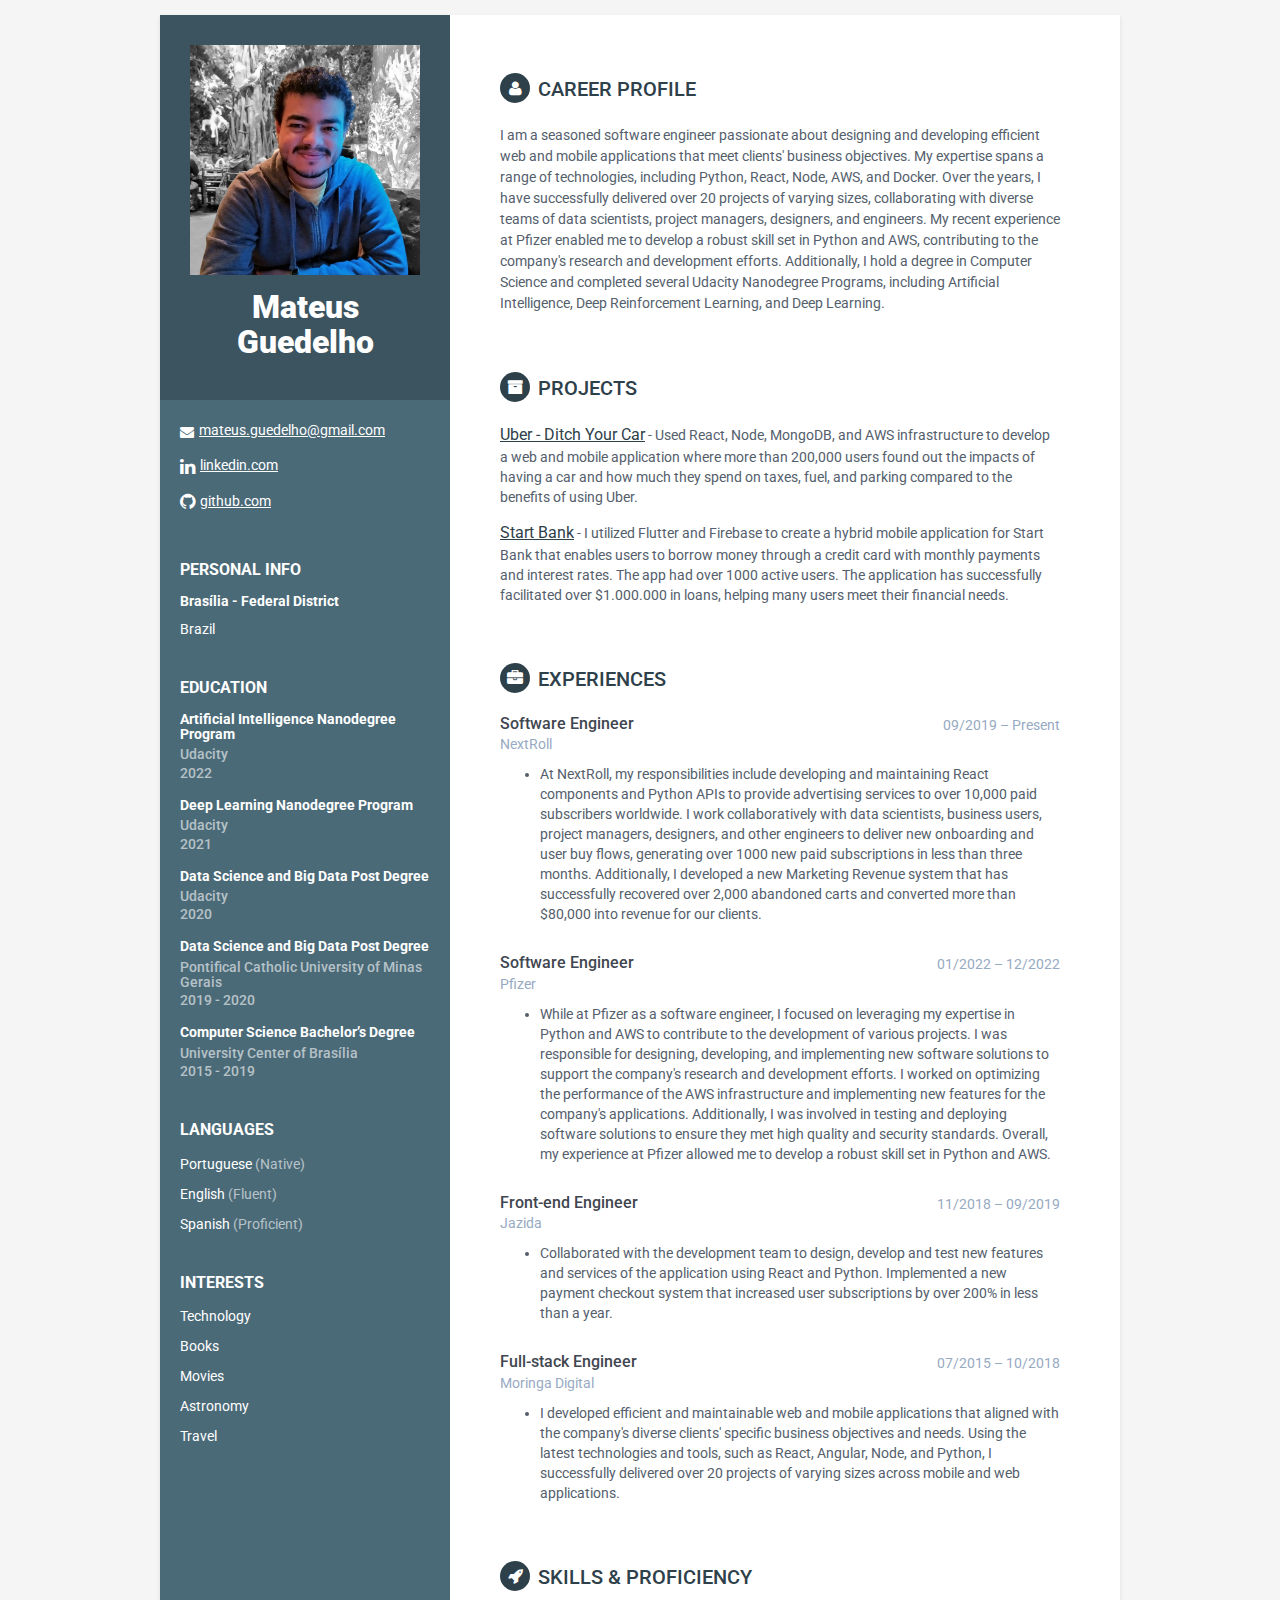
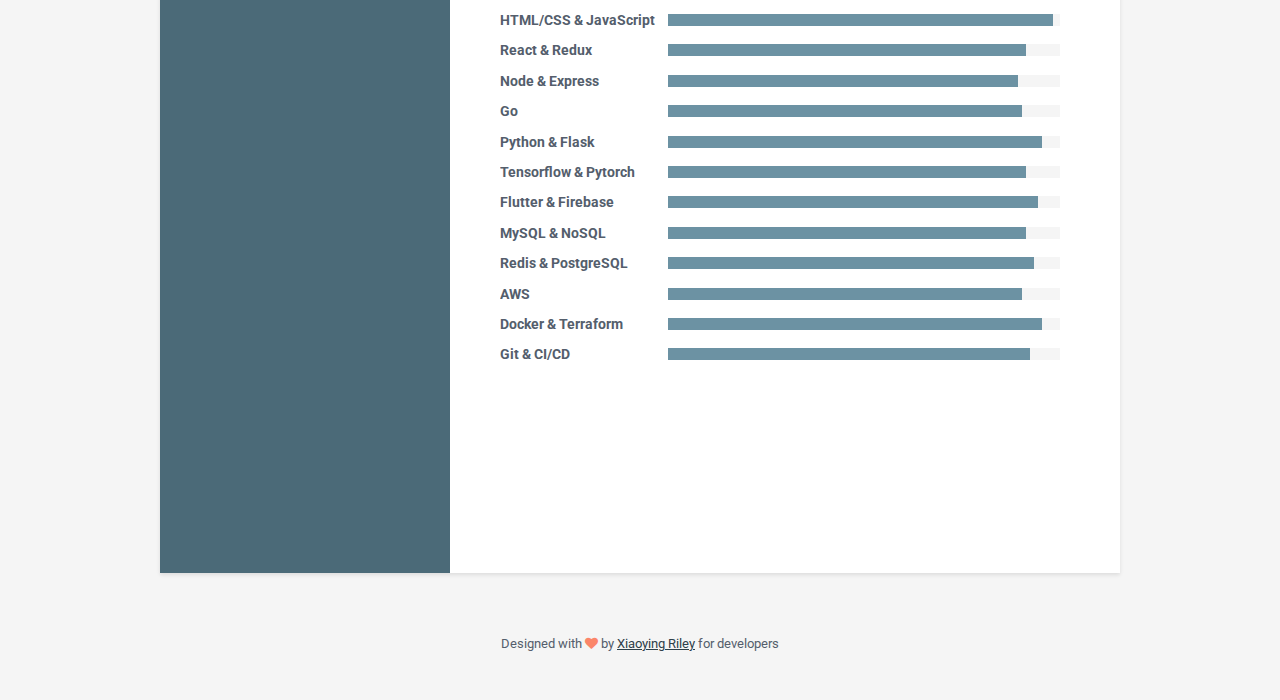
<file: index.html>
<!DOCTYPE html>
<!--[if IE 8]> <html lang="en" class="ie8"> <![endif]-->
<!--[if IE 9]> <html lang="en" class="ie9"> <![endif]-->
<!--[if !IE]><!-->
<html lang="en">
<!--<![endif]-->

<head>
    <title>Resume</title>
    <!-- Meta -->
    <meta charset="utf-8" />
    <meta http-equiv="X-UA-Compatible" content="IE=edge" />
    <meta name="viewport" content="width=device-width, initial-scale=1.0" />
    <meta name="description" content="Resume" />
    <meta name="author" content="Xiaoying Riley at 3rd Wave Media" />
    <link rel="shortcut icon" href="favicon.ico" />
    <link
        href="https://fonts.googleapis.com/css?family=Roboto:400,500,400italic,300italic,300,500italic,700,700italic,900,900italic"
        rel="stylesheet" type="text/css" />
    <!-- Global CSS -->
    <link rel="stylesheet" href="assets/plugins/bootstrap/css/bootstrap.min.css" />
    <!-- Plugins CSS -->
    <link rel="stylesheet" href="assets/plugins/font-awesome/css/font-awesome.css" />

    <!-- Theme CSS -->
    <link id="theme-style" rel="stylesheet" href="assets/css/style.css" />
    <!-- HTML5 shim and Respond.js for IE8 support of HTML5 elements and media queries -->
    <!--[if lt IE 9]>
            <script src="https://oss.maxcdn.com/html5shiv/3.7.2/html5shiv.min.js"></script>
            <script src="https://oss.maxcdn.com/respond/1.4.2/respond.min.js"></script>
        <![endif]-->
</head>

<body>
    <div class="wrapper">
        <div class="sidebar-wrapper">
            <div class="profile-container">
                <img class="profile" src="assets/images/profile.jpg" alt="" />
                <h1 class="name">Mateus Guedelho</h1>
            </div>
            <!--//profile-container-->

            <div class="contact-container container-block">
                <ul class="list-unstyled contact-list">
                    <li class="email">
                        <i class="fa fa-envelope"></i><a
                            href="mailto: mateus.guedelho@gmail.com">mateus.guedelho@gmail.com</a>
                    </li>
                    <li class="linkedin">
                        <i class="fa fa-linkedin"></i><a
                            href="https://www.linkedin.com/in/mateus-guedelho/?locale=en_US"
                            target="_blank">linkedin.com</a>
                    </li>
                    <li class="github">
                        <i class="fa fa-github"></i><a href="https://github.com/guedelho" target="_blank">github.com</a>
                    </li>
                </ul>
            </div>
            <!--//contact-container-->

            <div class="personal-container container-block">
                <h2 class="container-block-title">Personal info</h2>
                <div class="item">
                    <h5 class="city">Brasília - Federal District</h5>
                    <div class="country">Brazil</div>
                </div>
                <!--//item-->
            </div>
            <!--//personal-container-->

            <div class="education-container container-block">
                <h2 class="container-block-title">Education</h2>
                <div class="item">
                    <h4 class="degree">
                        Artificial Intelligence Nanodegree Program
                    </h4>
                    <h5 class="meta">
                        Udacity </h5>
                    <div class="time">2022</div>
                </div>
                <div class="item">
                    <h4 class="degree">
                        Deep Learning Nanodegree Program
                    </h4>
                    <h5 class="meta">
                        Udacity </h5>
                    <div class="time">2021</div>
                </div>
                <div class="item">
                    <h4 class="degree">
                        Data Science and Big Data Post Degree
                    </h4>
                    <h5 class="meta">
                        Udacity </h5>
                    <div class="time">2020</div>
                </div>
                <div class="item">
                    <h4 class="degree">
                        Data Science and Big Data Post Degree
                    </h4>
                    <h5 class="meta">
                        Pontifical Catholic University of Minas Gerais
                    </h5>
                    <div class="time">2019 - 2020</div>
                </div>
                <div class="item">
                    <h4 class="degree">
                        Computer Science Bachelor’s Degree
                    </h4>
                    <h5 class="meta">University Center of Brasília</h5>
                    <div class="time">2015 - 2019</div>
                </div>
                <!--//item-->
            </div>
            <!--//education-container-->

            <div class="languages-container container-block">
                <h2 class="container-block-title">Languages</h2>
                <ul class="list-unstyled interests-list">
                    <li>
                        Portuguese <span class="lang-desc">(Native)</span>
                    </li>
                    <li>English <span class="lang-desc">(Fluent)</span></li>
                    <li>
                        Spanish
                        <span class="lang-desc">(Proficient)</span>
                    </li>
                </ul>
            </div>
            <!--//interests-->

            <div class="interests-container container-block">
                <h2 class="container-block-title">Interests</h2>
                <ul class="list-unstyled interests-list">
                    <li>Technology</li>
                    <li>Books</li>
                    <li>Movies</li>
                    <li>Astronomy</li>
                    <li>Travel</li>
                </ul>
            </div>
            <!--//interests-->
        </div>
        <!--//sidebar-wrapper-->

        <div class="main-wrapper">
            <section class="section summary-section">
                <h2 class="section-title">
                    <i class="fa fa-user"></i>Career Profile
                </h2>
                <div class="summary">
                    <p>
                        I am a seasoned software engineer passionate about designing and developing efficient web and
                        mobile applications that meet clients' business objectives. My expertise spans a range of
                        technologies, including Python, React, Node, AWS, and Docker. Over the years, I have
                        successfully delivered over 20 projects of varying sizes, collaborating with diverse teams of
                        data scientists, project managers, designers, and engineers. My recent experience at Pfizer
                        enabled me to develop a robust skill set in Python and AWS, contributing to the company's
                        research and development efforts. Additionally, I hold a degree in Computer Science and
                        completed several Udacity Nanodegree Programs, including Artificial Intelligence, Deep
                        Reinforcement Learning, and Deep Learning.
                    </p>
                </div>
                <!--//summary-->
            </section>
            <!--//section-->

            <section class="section projects-section">
                <h2 class="section-title"><i class="fa fa-archive"></i>Projects</h2>
                <div class="item">
                    <span class="project-title"><a href="#" target="_blank">Uber - Ditch Your Car</a></span> -
                    <span class="project-tagline">
                        Used React, Node, MongoDB, and AWS infrastructure to develop a web and mobile application where
                        more than 200,000 users found out the impacts of having a car and how much they spend on taxes,
                        fuel, and parking compared to the benefits of using Uber.
                    </span>
                </div>
                <div class="item">
                    <span class="project-title"><a href="#">Start Bank</a></span> - <span class="project-tagline">
                        I utilized Flutter and Firebase to create a hybrid mobile application for Start Bank that
                        enables users to borrow money through a credit card with monthly payments and interest rates.
                        The app had over 1000 active users. The application has successfully facilitated over $1.000.000
                        in loans, helping many users meet their financial needs.
                    </span>
                </div>
            </section>

            <section class="section experiences-section">
                <h2 class="section-title">
                    <i class="fa fa-briefcase"></i>Experiences
                </h2>

                <div class="item">
                    <div class="meta">
                        <div class="upper-row">
                            <h3 class="job-title">Software Engineer</h3>
                            <div class="time">09/2019 – Present</div>
                        </div>
                        <!--//upper-row-->
                        <div class="company">NextRoll</div>
                    </div>
                    <!--//meta-->
                    <div class="details">
                        <p>
                        <ul>
                            <li>At NextRoll, my responsibilities include developing and maintaining React components and
                                Python APIs to provide advertising services to over 10,000 paid subscribers worldwide. I
                                work collaboratively with data scientists, business users, project managers, designers,
                                and other engineers to deliver new onboarding and user buy flows, generating over 1000
                                new paid subscriptions in less than three months. Additionally, I developed a new
                                Marketing Revenue system that has successfully recovered over 2,000 abandoned carts and
                                converted more than $80,000 into revenue for our clients.</li>
                        </ul>
                        </p>
                    </div>
                    <!--//details-->
                </div>
                <!--//item-->

                <div class="item">
                    <div class="meta">
                        <div class="upper-row">
                            <h3 class="job-title">Software Engineer</h3>
                            <div class="time">01/2022 – 12/2022</div>
                        </div>
                        <!--//upper-row-->
                        <div class="company">Pfizer</div>
                    </div>
                    <!--//meta-->
                    <div class="details">
                        <p>
                        <ul>
                            <li>While at Pfizer as a software engineer, I focused on leveraging my expertise in Python
                                and AWS to contribute to the development of various projects. I was responsible for
                                designing, developing, and implementing new software solutions to support the company's
                                research and development efforts. I worked on optimizing the performance of the AWS
                                infrastructure and implementing new features for the company's applications.
                                Additionally, I was involved in testing and deploying software solutions to ensure they
                                met high quality and security standards. Overall, my experience at Pfizer allowed me to
                                develop a robust skill set in Python and AWS.</li>
                        </ul>
                        </p>
                    </div>
                    <!--//details-->
                </div>
                <!--//item-->

                <div class="item">
                    <div class="meta">
                        <div class="upper-row">
                            <h3 class="job-title">Front-end Engineer</h3>
                            <div class="time">11/2018 – 09/2019</div>
                        </div>
                        <!--//upper-row-->
                        <div class="company">Jazida</div>
                    </div>
                    <!--//meta-->
                    <div class="details">
                        <p>
                        <ul>
                            <li>Collaborated with the development team to design, develop and test new features and
                                services of the application using React and Python. Implemented a new payment checkout
                                system that increased user subscriptions by over 200% in less than a year.</li>
                        </ul>
                        </p>
                    </div>
                    <!--//details-->
                </div>
                <!--//item-->

                <div class="item">
                    <div class="meta">
                        <div class="upper-row">
                            <h3 class="job-title">Full-stack Engineer</h3>
                            <div class="time">07/2015 – 10/2018</div>
                        </div>
                        <!--//upper-row-->
                        <div class="company">Moringa Digital</div>
                    </div>
                    <!--//meta-->
                    <div class="details">
                        <p>
                        <ul>
                            <li>I developed efficient and maintainable web and mobile applications that aligned with the
                                company's diverse clients' specific business objectives and needs. Using the latest
                                technologies and tools, such as React, Angular, Node, and Python, I successfully
                                delivered over 20 projects of varying sizes across mobile and web applications.</li>
                        </ul>
                        </p>
                    </div>
                    <!--//details-->
                </div>
                <!--//item-->
            </section>
            <!--//section-->

            <section class="skills-section section">
                <h2 class="section-title">
                    <i class="fa fa-rocket"></i>Skills & Proficiency
                </h2>
                <div class="skillset">
                    <div class="item">
                        <h3 class="level-title">HTML/CSS & JavaScript</h3>
                        <div class="level-bar">
                            <div class="level-bar-inner"></div>
                        </div>
                        <!--//level-bar-->
                    </div>
                    <!--//item-->

                    <div class="item">
                        <h3 class="level-title">React & Redux</h3>
                        <div class="level-bar">
                            <div class="level-bar-inner"></div>
                        </div>
                        <!--//level-bar-->
                    </div>
                    <!--//item-->

                    <div class="item">
                        <h3 class="level-title">Node & Express</h3>
                        <div class="level-bar">
                            <div class="level-bar-inner"></div>
                        </div>
                        <!--//level-bar-->
                    </div>
                    <!--//item-->

                    <div class="item">
                        <h3 class="level-title">Go</h3>
                        <div class="level-bar">
                            <div class="level-bar-inner"></div>
                        </div>
                        <!--//level-bar-->
                    </div>
                    <!--//item-->

                    <div class="item">
                        <h3 class="level-title">Python & Flask</h3>
                        <div class="level-bar">
                            <div class="level-bar-inner"></div>
                        </div>
                        <!--//level-bar-->
                    </div>
                    <!--//item-->

                    <div class="item">
                        <h3 class="level-title">Tensorflow & Pytorch</h3>
                        <div class="level-bar">
                            <div class="level-bar-inner"></div>
                        </div>
                        <!--//level-bar-->
                    </div>
                    <!--//item-->

                    <div class="item">
                        <h3 class="level-title">Flutter & Firebase</h3>
                        <div class="level-bar">
                            <div class="level-bar-inner"></div>
                        </div>
                        <!--//level-bar-->
                    </div>
                    <!--//item-->

                    <div class="item">
                        <h3 class="level-title">MySQL & NoSQL</h3>
                        <div class="level-bar">
                            <div class="level-bar-inner"></div>
                        </div>
                        <!--//level-bar-->
                    </div>
                    <!--//item-->

                    <div class="item">
                        <h3 class="level-title">Redis & PostgreSQL</h3>
                        <div class="level-bar">
                            <div class="level-bar-inner"></div>
                        </div>
                        <!--//level-bar-->
                    </div>
                    <!--//item-->

                    <div class="item">
                        <h3 class="level-title">AWS</h3>
                        <div class="level-bar">
                            <div class="level-bar-inner"></div>
                        </div>
                        <!--//level-bar-->
                    </div>
                    <!--//item-->

                    <div class="item">
                        <h3 class="level-title">Docker & Terraform</h3>
                        <div class="level-bar">
                            <div class="level-bar-inner"></div>
                        </div>
                        <!--//level-bar-->
                    </div>
                    <!--//item-->

                    <div class="item">
                        <h3 class="level-title">Git & CI/CD</h3>
                        <div class="level-bar">
                            <div class="level-bar-inner"></div>
                        </div>
                        <!--//level-bar-->
                    </div>
                    <!--//item-->
                </div>
            </section>
            <!--//skills-section-->
        </div>
        <!--//main-body-->
    </div>

    <footer class="footer">
        <div class="text-center">
            <!--/* This template is released under the Creative Commons Attribution 3.0 License. Please keep the attribution link below when using for your own project. Thank you for your support. :) If you'd like to use the template without the attribution, you can check out other license options via our website: themes.3rdwavemedia.com */-->
            <small class="copyright">Designed with <i class="fa fa-heart"></i> by
                <a href="http://themes.3rdwavemedia.com" target="_blank">Xiaoying Riley</a>
                for developers</small>
        </div>
        <!--//container-->
    </footer>
    <!--//footer-->

    <!-- Javascript -->
    <script type="text/javascript" src="assets/plugins/jquery-1.11.3.min.js"></script>
    <script type="text/javascript" src="assets/plugins/bootstrap/js/bootstrap.min.js"></script>
    <!-- custom js -->
    <script type="text/javascript" src="assets/js/main.js"></script>
</body>

</html>
</file>
<file: assets/css/style.css>
/*
 * Template Name: Orbit - Responsive Resume/CV Template for Developers
 * Version: 1.0
 * Author: Xiaoying Riley
 * Twitter: @3rdwave_themes
 * License: Creative Commons Attribution 3.0 License
 * Website: http://themes.3rdwavemedia.com/
*/
/* styles-6.css */
/* ======= Base ======= */
body {
  font-family: 'Roboto', sans-serif;
  color: #545E6C;
  background: #f5f5f5;
  font-size: 14px;
  padding: 15px;
  -webkit-font-smoothing: antialiased;
  -moz-osx-font-smoothing: grayscale;
}
h1,
h2,
h3,
h4,
h5,
h6 {
  font-weight: 700;
}
a {
  color: #2e4049;
  text-decoration: underline;
  -webkit-transition: all 0.4s ease-in-out;
  -moz-transition: all 0.4s ease-in-out;
  -ms-transition: all 0.4s ease-in-out;
  -o-transition: all 0.4s ease-in-out;
}
a:hover {
  color: #10171a;
}
p {
  line-height: 1.5;
}
img{
  max-width: 100%;
}
.wrapper {
  background: #4B6A78;
  max-width: 960px;
  margin: 0 auto;
  position: relative;
  -webkit-box-shadow: 0px 2px 4px rgba(0, 0, 0, 0.1);
  -moz-box-shadow: 0px 2px 4px rgba(0, 0, 0, 0.1);
  box-shadow: 0px 2px 4px rgba(0, 0, 0, 0.1);
}
.sidebar-wrapper {
  background: #4B6A78;
  position: absolute;
  height: 100%;
  left: 0;
  width: 290px;
  min-height: 800px;
  color: #fff;
}
.sidebar-wrapper a {
  color: #fff;
}
.sidebar-wrapper .profile-container {
  padding: 30px;
  background: rgba(0, 0, 0, 0.2);
  text-align: center;
  color: #fff;
}
.sidebar-wrapper .name {
  font-size: 32px;
  font-weight: 900;
  margin-top: 0;
  margin-bottom: 10px;
}
.sidebar-wrapper .tagline {
  color: rgba(255, 255, 255, 0.6);
  font-size: 16px;
  font-weight: 400;
  margin-top: 0;
  margin-bottom: 0;
}
.sidebar-wrapper .profile {
  margin-bottom: 15px;
}
.sidebar-wrapper .contact-list .fa {
  margin-right: 5px;
  font-size: 18px;
  vertical-align: middle;
}
.sidebar-wrapper .contact-list li {
  margin-bottom: 15px;
}
.sidebar-wrapper .contact-list li:last-child {
  margin-bottom: 0;
}
.sidebar-wrapper .contact-list .email .fa {
  font-size: 14px;
}
.sidebar-wrapper .container-block {
  padding: 20px;
}
.sidebar-wrapper .container-block-title {
  text-transform: uppercase;
  font-size: 16px;
  font-weight: 700;
  margin-top: 0;
  margin-bottom: 15px;
}
.sidebar-wrapper .degree {
  font-size: 14px;
  margin-top: 0;
  margin-bottom: 5px;
}
.sidebar-wrapper .education-container .item {
  margin-bottom: 15px;
}
.sidebar-wrapper .education-container .item:last-child {
  margin-bottom: 0;
}
.sidebar-wrapper .education-container .meta {
  color: rgba(255, 255, 255, 0.6);
  font-weight: 500;
  margin-bottom: 0px;
  margin-top: 0;
}
.sidebar-wrapper .education-container .time {
  color: rgba(255, 255, 255, 0.6);
  font-weight: 500;
  margin-bottom: 0px;
}
.sidebar-wrapper .languages-container .lang-desc {
  color: rgba(255, 255, 255, 0.6);
}
.sidebar-wrapper .languages-list {
  margin-bottom: 0;
}
.sidebar-wrapper .languages-list li {
  margin-bottom: 10px;
}
.sidebar-wrapper .languages-list li:last-child {
  margin-bottom: 0;
}
.sidebar-wrapper .interests-list {
  margin-bottom: 0;
}
.sidebar-wrapper .interests-list li {
  margin-bottom: 10px;
}
.sidebar-wrapper .interests-list li:last-child {
  margin-bottom: 0;
}
.main-wrapper {
  background: #fff;
  padding: 60px;
  padding-left: 340px;
}
.main-wrapper .section-title {
  text-transform: uppercase;
  font-size: 20px;
  font-weight: 500;
  color: #2e4049;
  position: relative;
  margin-top: 0;
  margin-bottom: 20px;
}
.main-wrapper .section-title .fa {
  width: 30px;
  height: 30px;
  margin-right: 8px;
  display: inline-block;
  color: #fff;
  -webkit-border-radius: 50%;
  -moz-border-radius: 50%;
  -ms-border-radius: 50%;
  -o-border-radius: 50%;
  border-radius: 50%;
  -moz-background-clip: padding;
  -webkit-background-clip: padding-box;
  background-clip: padding-box;
  background: #2e4049;
  text-align: center;
  padding-top: 8px;
  font-size: 16px;
  position: relative;
  top: -2px;
}
.main-wrapper .section {
  margin-bottom: 60px;
}
.main-wrapper .experiences-section .item {
  margin-bottom: 30px;
}
.main-wrapper .upper-row {
  position: relative;
  overflow: hidden;
  margin-bottom: 2px;
}
.main-wrapper .job-title {
  color: #3F4650;
  font-size: 16px;
  margin-top: 0;
  margin-bottom: 0;
  font-weight: 500;
}
.main-wrapper .time {
  position: absolute;
  right: 0;
  top: 0;
  color: #97AAC3;
}
.main-wrapper .company {
  margin-bottom: 10px;
  color: #97AAC3;
}
.main-wrapper .project-title {
  font-size: 16px;
  font-weight: 400;
  margin-top: 0;
  margin-bottom: 5px;
}
.main-wrapper .projects-section .intro {
  margin-bottom: 30px;
}
.main-wrapper .projects-section .item {
  margin-bottom: 15px;
}
.skillset .item {
  margin-bottom: 15px;
  overflow: hidden;
}
.skillset .level-title {
  font-size: 14px;
  margin-top: 0;
  margin-bottom: 12px;
}
.skillset .level-bar {
  height: 12px;
  background: #f5f5f5;
}
.skillset .level-bar-inner {
  height: 12px;
  background: #6c92a3;
}
.footer {
  padding: 30px;
  padding-top: 60px;
}
.footer .copyright {
  line-height: 1.6;
  color: #545E6C;
  font-size: 13px;
}
.footer .fa-heart {
  color: #fb866a;
}
/* Extra small devices (phones, less than 768px) */
@media (max-width: 767px) {
	body {
		padding: 30px;
	}
  .sidebar-wrapper {
    position: static;
    width: inherit;
  }
  .main-wrapper {
    padding: 30px;
  }
  .main-wrapper .time {
    position: static;
    display: block;
    margin-top: 5px;
  }
  .main-wrapper .upper-row {
    margin-bottom: 0;
  }
}
/* Small devices (tablets, 768px and up) */
/* Medium devices (desktops, 992px and up) */
@media (min-width: 992px) {
	.main-wrapper {
	  padding-bottom: 150px;
	}
  .skillset .level-title {
    display: inline-block;
    float: left;
    width: 30%;
    margin-bottom: 0;
  }
  .skillset .level-bar {
    display: inline-block;
    width: 70%;
    float: left;
    position: relative;
    top: 1px;
  }
}
/* Large devices (large desktops, 1200px and up) */
/* Ex-Large devices (large desktops, 1200px and up) */
</file>
